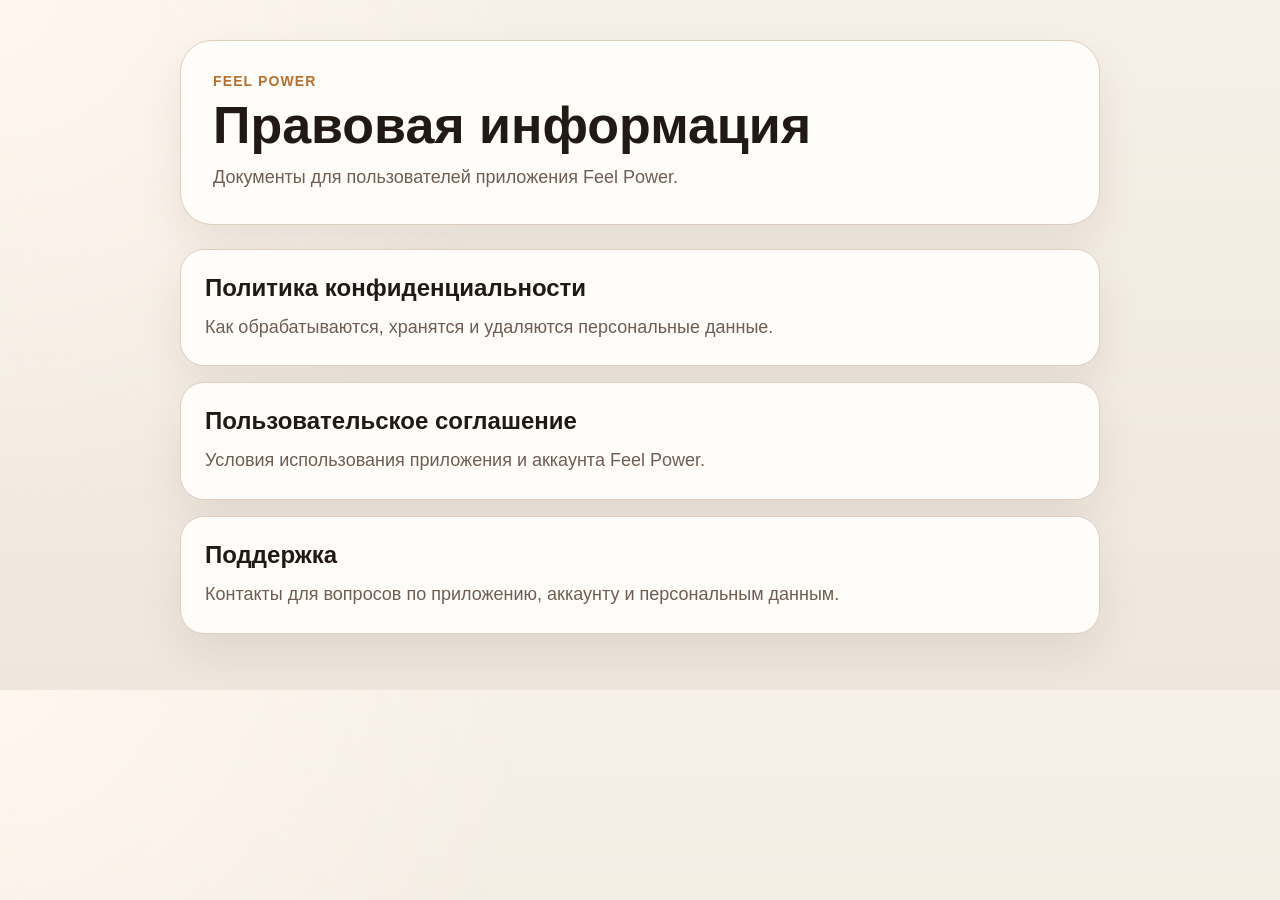
<file: index.html>
<!doctype html>
<html lang="ru">
  <head>
    <meta charset="utf-8">
    <meta name="viewport" content="width=device-width, initial-scale=1">
    <title>Feel Power — Правовая информация</title>
    <link rel="stylesheet" href="styles.css">
  </head>
  <body>
    <main class="page">
      <section class="hero">
        <p class="eyebrow">Feel Power</p>
        <h1>Правовая информация</h1>
        <p class="lead">
          Документы для пользователей приложения Feel Power.
        </p>
      </section>

      <section class="card-grid">
        <a class="card" href="privacy.html">
          <h2>Политика конфиденциальности</h2>
          <p>Как обрабатываются, хранятся и удаляются персональные данные.</p>
        </a>

        <a class="card" href="terms.html">
          <h2>Пользовательское соглашение</h2>
          <p>Условия использования приложения и аккаунта Feel Power.</p>
        </a>

        <a class="card" href="support.html">
          <h2>Поддержка</h2>
          <p>Контакты для вопросов по приложению, аккаунту и персональным данным.</p>
        </a>
      </section>
    </main>
  </body>
  </html>
</file>
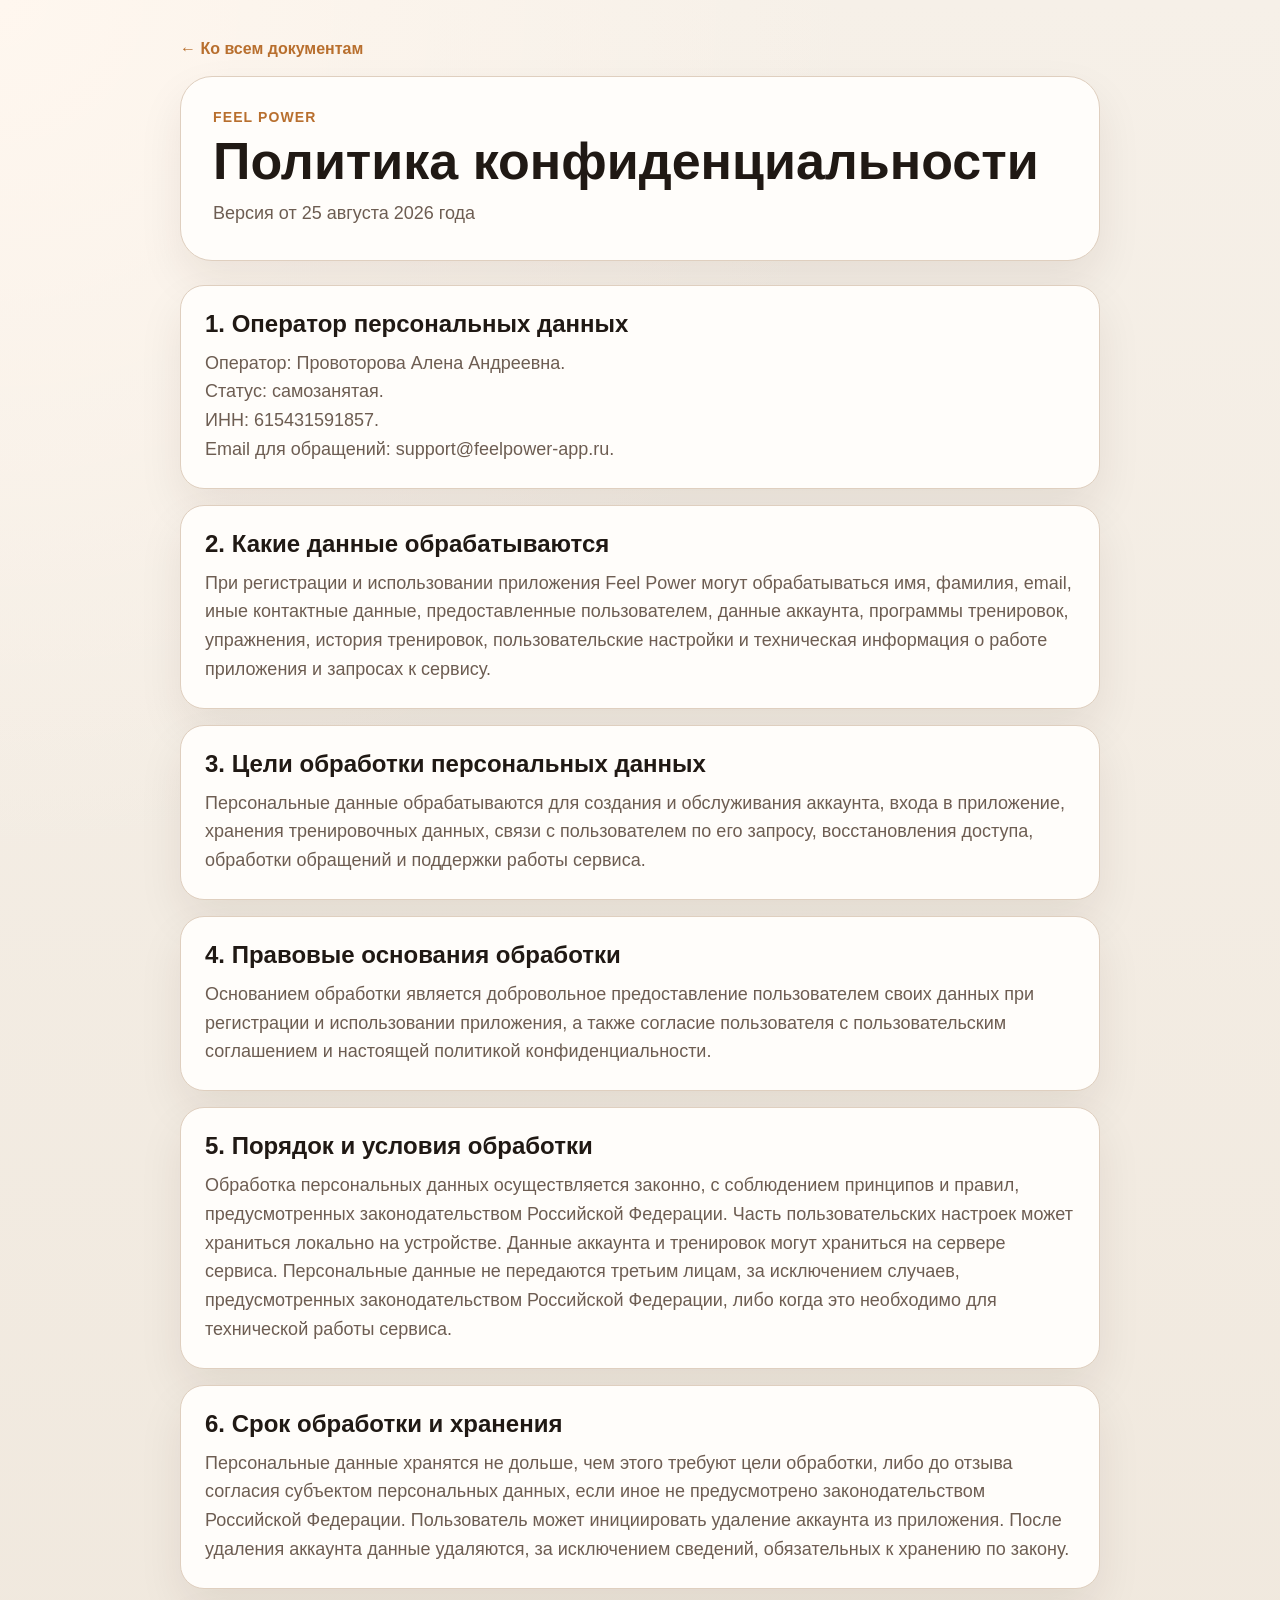
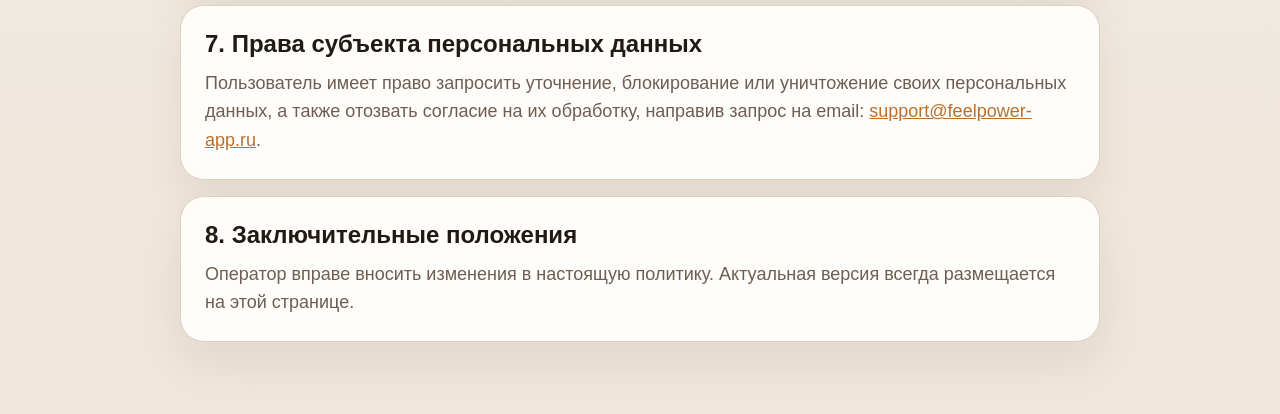
<file: privacy.html>
<!doctype html>
<html lang="ru">
  <head>
    <meta charset="utf-8">
    <meta name="viewport" content="width=device-width, initial-scale=1">
    <title>Feel Power — Политика конфиденциальности</title>
    <link rel="stylesheet" href="styles.css">
  </head>
  <body>
    <main class="page legal-page">
      <a class="back-link" href="index.html">← Ко всем документам</a>

      <header class="legal-header">
        <p class="eyebrow">Feel Power</p>
        <h1>Политика конфиденциальности</h1>
        <p class="meta">Версия от 25 августа 2026 года</p>
      </header>

      <section class="legal-section">
        <h2>1. Оператор персональных данных</h2>
        <p>
          Оператор: Провоторова Алена Андреевна.<br>
          Статус: самозанятая.<br>
          ИНН: 615431591857.<br>
          Email для обращений: support@feelpower-app.ru.
        </p>
      </section>

      <section class="legal-section">
        <h2>2. Какие данные обрабатываются</h2>
        <p>
          При регистрации и использовании приложения Feel Power могут
          обрабатываться имя, фамилия, email, иные контактные данные,
          предоставленные пользователем, данные аккаунта, программы тренировок,
          упражнения, история тренировок, пользовательские настройки и
          техническая информация о работе приложения и запросах к сервису.
        </p>
      </section>

      <section class="legal-section">
        <h2>3. Цели обработки персональных данных</h2>
        <p>
          Персональные данные обрабатываются для создания и обслуживания
          аккаунта, входа в приложение, хранения тренировочных данных, связи с
          пользователем по его запросу, восстановления доступа, обработки
          обращений и поддержки работы сервиса.
        </p>
      </section>

      <section class="legal-section">
        <h2>4. Правовые основания обработки</h2>
        <p>
          Основанием обработки является добровольное предоставление
          пользователем своих данных при регистрации и использовании
          приложения, а также согласие пользователя с пользовательским
          соглашением и настоящей политикой конфиденциальности.
        </p>
      </section>

      <section class="legal-section">
        <h2>5. Порядок и условия обработки</h2>
        <p>
          Обработка персональных данных осуществляется законно, с соблюдением
          принципов и правил, предусмотренных законодательством Российской
          Федерации. Часть пользовательских настроек может храниться локально
          на устройстве. Данные аккаунта и тренировок могут храниться на
          сервере сервиса. Персональные данные не передаются третьим лицам,
          за исключением случаев, предусмотренных законодательством Российской
          Федерации, либо когда это необходимо для технической работы сервиса.
        </p>
      </section>

      <section class="legal-section">
        <h2>6. Срок обработки и хранения</h2>
        <p>
          Персональные данные хранятся не дольше, чем этого требуют цели
          обработки, либо до отзыва согласия субъектом персональных данных,
          если иное не предусмотрено законодательством Российской Федерации.
          Пользователь может инициировать удаление аккаунта из приложения.
          После удаления аккаунта данные удаляются, за исключением сведений,
          обязательных к хранению по закону.
        </p>
      </section>

      <section class="legal-section">
        <h2>7. Права субъекта персональных данных</h2>
        <p>
          Пользователь имеет право запросить уточнение, блокирование или
          уничтожение своих персональных данных, а также отозвать согласие на
          их обработку, направив запрос на email:
          <a href="mailto:support@feelpower-app.ru">support@feelpower-app.ru</a>.
        </p>
      </section>

      <section class="legal-section">
        <h2>8. Заключительные положения</h2>
        <p>
          Оператор вправе вносить изменения в настоящую политику. Актуальная
          версия всегда размещается на этой странице.
        </p>
      </section>
    </main>
  </body>
  </html>
</file>
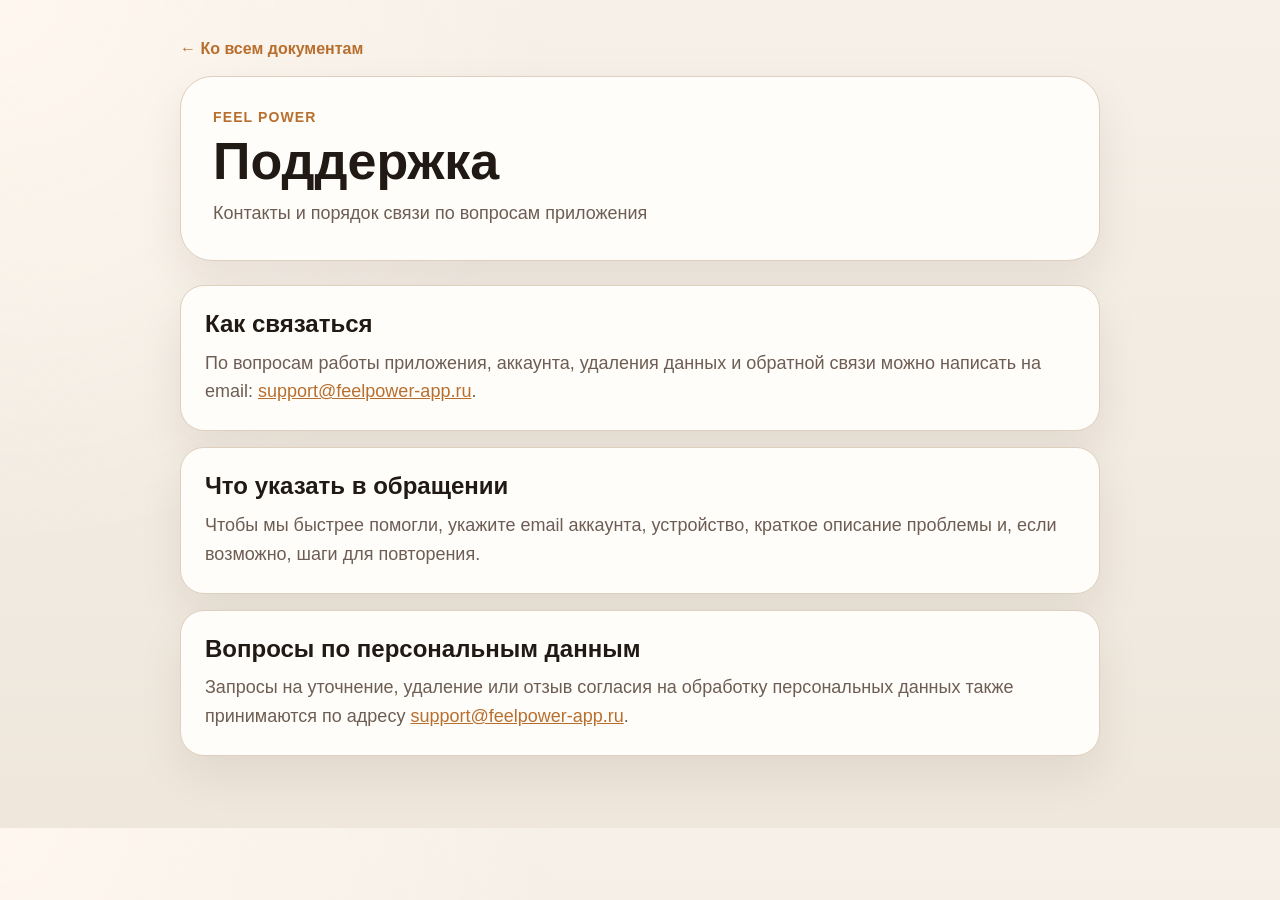
<file: support.html>
<!doctype html>
<html lang="ru">
  <head>
    <meta charset="utf-8">
    <meta name="viewport" content="width=device-width, initial-scale=1">
    <title>Feel Power — Поддержка</title>
    <link rel="stylesheet" href="styles.css">
  </head>
  <body>
    <main class="page legal-page">
      <a class="back-link" href="index.html">← Ко всем документам</a>

      <header class="legal-header">
        <p class="eyebrow">Feel Power</p>
        <h1>Поддержка</h1>
        <p class="meta">Контакты и порядок связи по вопросам приложения</p>
      </header>

      <section class="legal-section">
        <h2>Как связаться</h2>
        <p>
          По вопросам работы приложения, аккаунта, удаления данных и обратной
          связи можно написать на email:
          <a href="mailto:support@feelpower-app.ru">support@feelpower-app.ru</a>.
        </p>
      </section>

      <section class="legal-section">
        <h2>Что указать в обращении</h2>
        <p>
          Чтобы мы быстрее помогли, укажите email аккаунта, устройство,
          краткое описание проблемы и, если возможно, шаги для повторения.
        </p>
      </section>

      <section class="legal-section">
        <h2>Вопросы по персональным данным</h2>
        <p>
          Запросы на уточнение, удаление или отзыв согласия на обработку
          персональных данных также принимаются по адресу
          <a href="mailto:support@feelpower-app.ru">support@feelpower-app.ru</a>.
        </p>
      </section>
    </main>
  </body>
  </html>
</file>
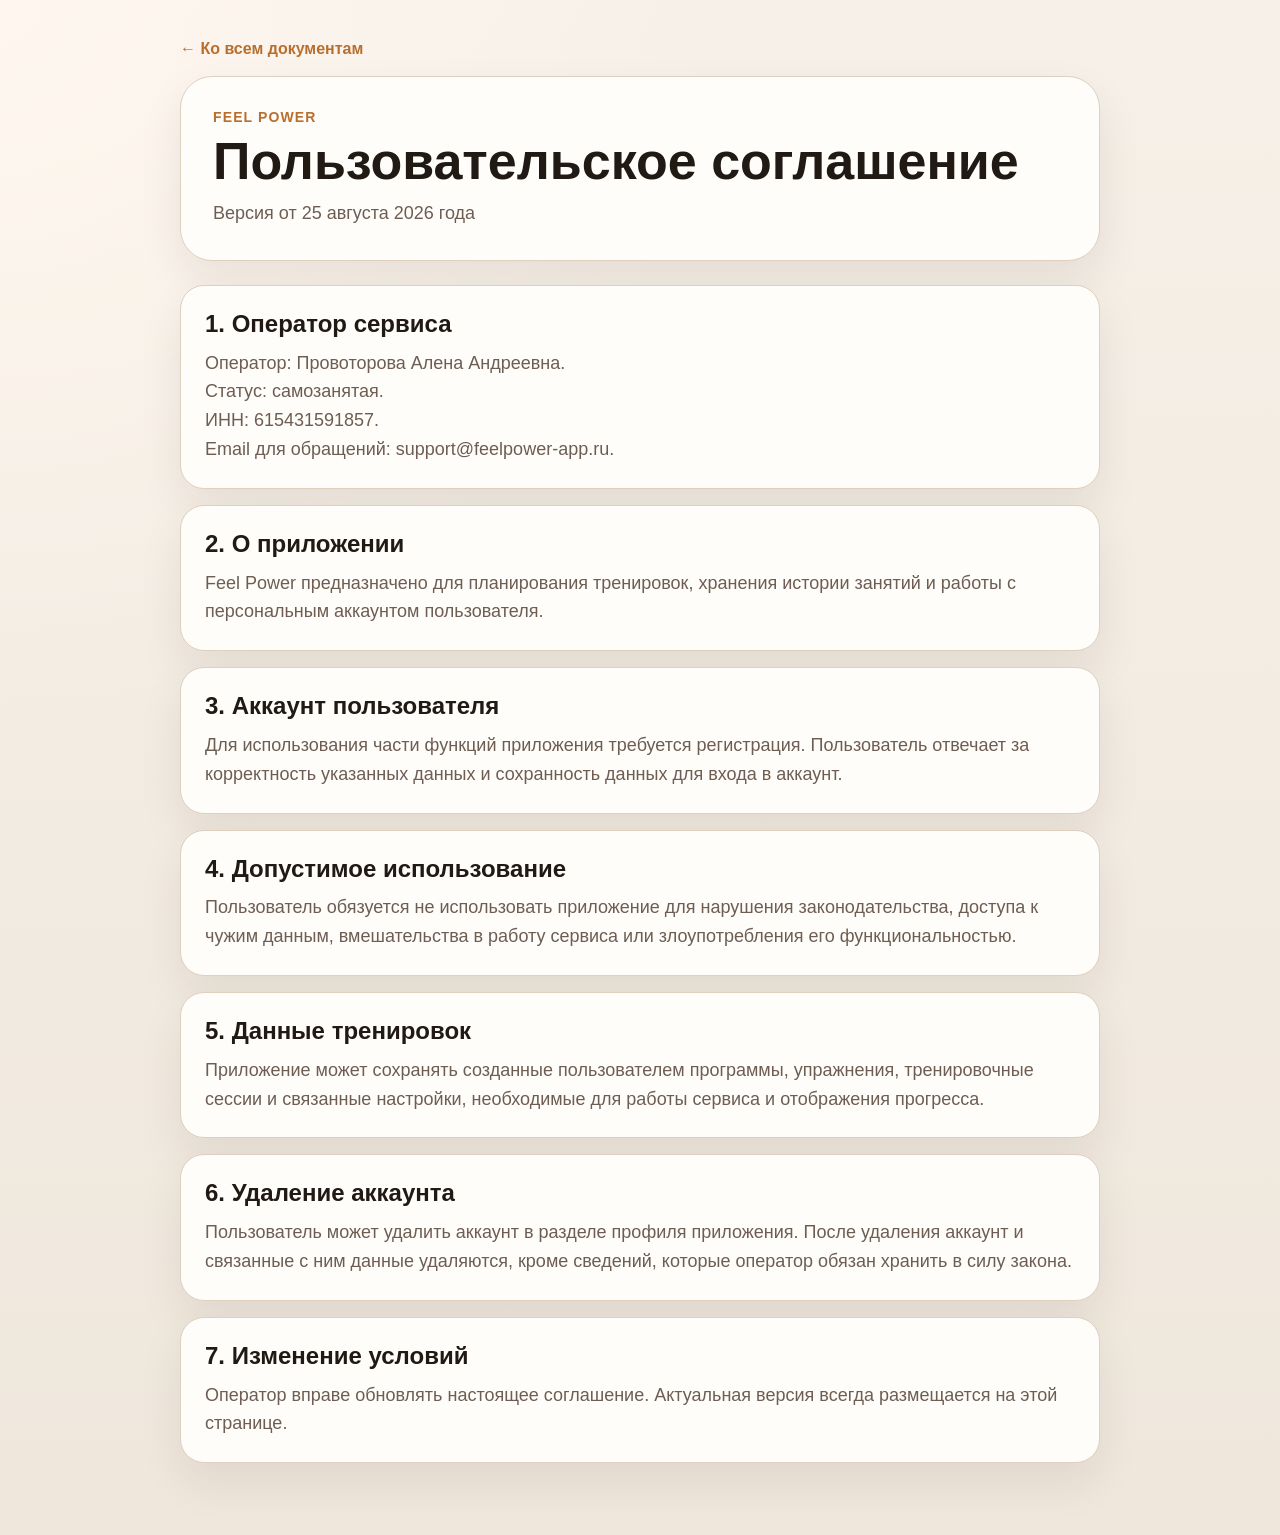
<file: terms.html>
<!doctype html>
<html lang="ru">
  <head>
    <meta charset="utf-8">
    <meta name="viewport" content="width=device-width, initial-scale=1">
    <title>Feel Power — Пользовательское соглашение</title>
    <link rel="stylesheet" href="styles.css">
  </head>
  <body>
    <main class="page legal-page">
      <a class="back-link" href="index.html">← Ко всем документам</a>

      <header class="legal-header">
        <p class="eyebrow">Feel Power</p>
        <h1>Пользовательское соглашение</h1>
        <p class="meta">Версия от 25 августа 2026 года</p>
      </header>

      <section class="legal-section">
        <h2>1. Оператор сервиса</h2>
        <p>
          Оператор: Провоторова Алена Андреевна.<br>
          Статус: самозанятая.<br>
          ИНН: 615431591857.<br>
          Email для обращений: support@feelpower-app.ru.
        </p>
      </section>

      <section class="legal-section">
        <h2>2. О приложении</h2>
        <p>
          Feel Power предназначено для планирования тренировок, хранения истории
          занятий и работы с персональным аккаунтом пользователя.
        </p>
      </section>

      <section class="legal-section">
        <h2>3. Аккаунт пользователя</h2>
        <p>
          Для использования части функций приложения требуется регистрация.
          Пользователь отвечает за корректность указанных данных и сохранность
          данных для входа в аккаунт.
        </p>
      </section>

      <section class="legal-section">
        <h2>4. Допустимое использование</h2>
        <p>
          Пользователь обязуется не использовать приложение для нарушения
          законодательства, доступа к чужим данным, вмешательства в работу
          сервиса или злоупотребления его функциональностью.
        </p>
      </section>

      <section class="legal-section">
        <h2>5. Данные тренировок</h2>
        <p>
          Приложение может сохранять созданные пользователем программы,
          упражнения, тренировочные сессии и связанные настройки, необходимые
          для работы сервиса и отображения прогресса.
        </p>
      </section>

      <section class="legal-section">
        <h2>6. Удаление аккаунта</h2>
        <p>
          Пользователь может удалить аккаунт в разделе профиля приложения.
          После удаления аккаунт и связанные с ним данные удаляются, кроме
          сведений, которые оператор обязан хранить в силу закона.
        </p>
      </section>

      <section class="legal-section">
        <h2>7. Изменение условий</h2>
        <p>
          Оператор вправе обновлять настоящее соглашение. Актуальная версия
          всегда размещается на этой странице.
        </p>
      </section>
    </main>
  </body>
  </html>
</file>
<file: styles.css>
:root {
  color-scheme: light;
  --bg: #f4efe8;
  --paper: #fffdfa;
  --text: #201914;
  --muted: #6d5d52;
  --accent: #b86f2e;
  --accent-soft: #efe0d1;
  --border: #dfcfbf;
  --shadow: 0 20px 45px rgba(50, 28, 10, 0.08);
}

* {
  box-sizing: border-box;
}

body {
  margin: 0;
  font-family: -apple-system, BlinkMacSystemFont, "Segoe UI", sans-serif;
  background:
    radial-gradient(circle at top left, #fff7ef 0, transparent 36%),
    linear-gradient(180deg, #f6f0e8 0%, #efe7dc 100%);
  color: var(--text);
}

.page {
  width: min(920px, calc(100% - 32px));
  margin: 0 auto;
  padding: 40px 0 56px;
}

.hero,
.legal-header,
.card,
.legal-section {
  background: color-mix(in srgb, var(--paper) 92%, white 8%);
  border: 1px solid var(--border);
  box-shadow: var(--shadow);
}

.hero,
.legal-header {
  border-radius: 32px;
  padding: 32px;
  margin-bottom: 24px;
}

.eyebrow {
  margin: 0 0 10px;
  color: var(--accent);
  font-size: 14px;
  font-weight: 700;
  letter-spacing: 0.08em;
  text-transform: uppercase;
}

h1 {
  margin: 0 0 12px;
  font-size: clamp(32px, 6vw, 52px);
  line-height: 1;
}

.lead,
.meta,
.legal-section p,
.card p {
  margin: 0;
  color: var(--muted);
  font-size: 18px;
  line-height: 1.6;
}

.card-grid {
  display: grid;
  gap: 16px;
}

.card {
  display: block;
  text-decoration: none;
  color: inherit;
  border-radius: 24px;
  padding: 24px;
  transition: transform 160ms ease, border-color 160ms ease;
}

.card:hover {
  transform: translateY(-2px);
  border-color: var(--accent);
}

.card h2,
.legal-section h2 {
  margin: 0 0 10px;
  font-size: 24px;
  line-height: 1.2;
}

.legal-page .legal-section {
  border-radius: 24px;
  padding: 24px;
  margin-bottom: 16px;
}

.back-link {
  display: inline-block;
  margin-bottom: 18px;
  color: var(--accent);
  text-decoration: none;
  font-weight: 600;
}

a {
  color: var(--accent);
}

@media (max-width: 640px) {
  .page {
    width: min(100% - 24px, 920px);
    padding: 24px 0 40px;
  }

  .hero,
  .legal-header,
  .legal-page .legal-section,
  .card {
    border-radius: 22px;
    padding: 20px;
  }

  .lead,
  .meta,
  .legal-section p,
  .card p {
    font-size: 16px;
  }

  .card h2,
  .legal-section h2 {
    font-size: 22px;
  }
}
</file>
